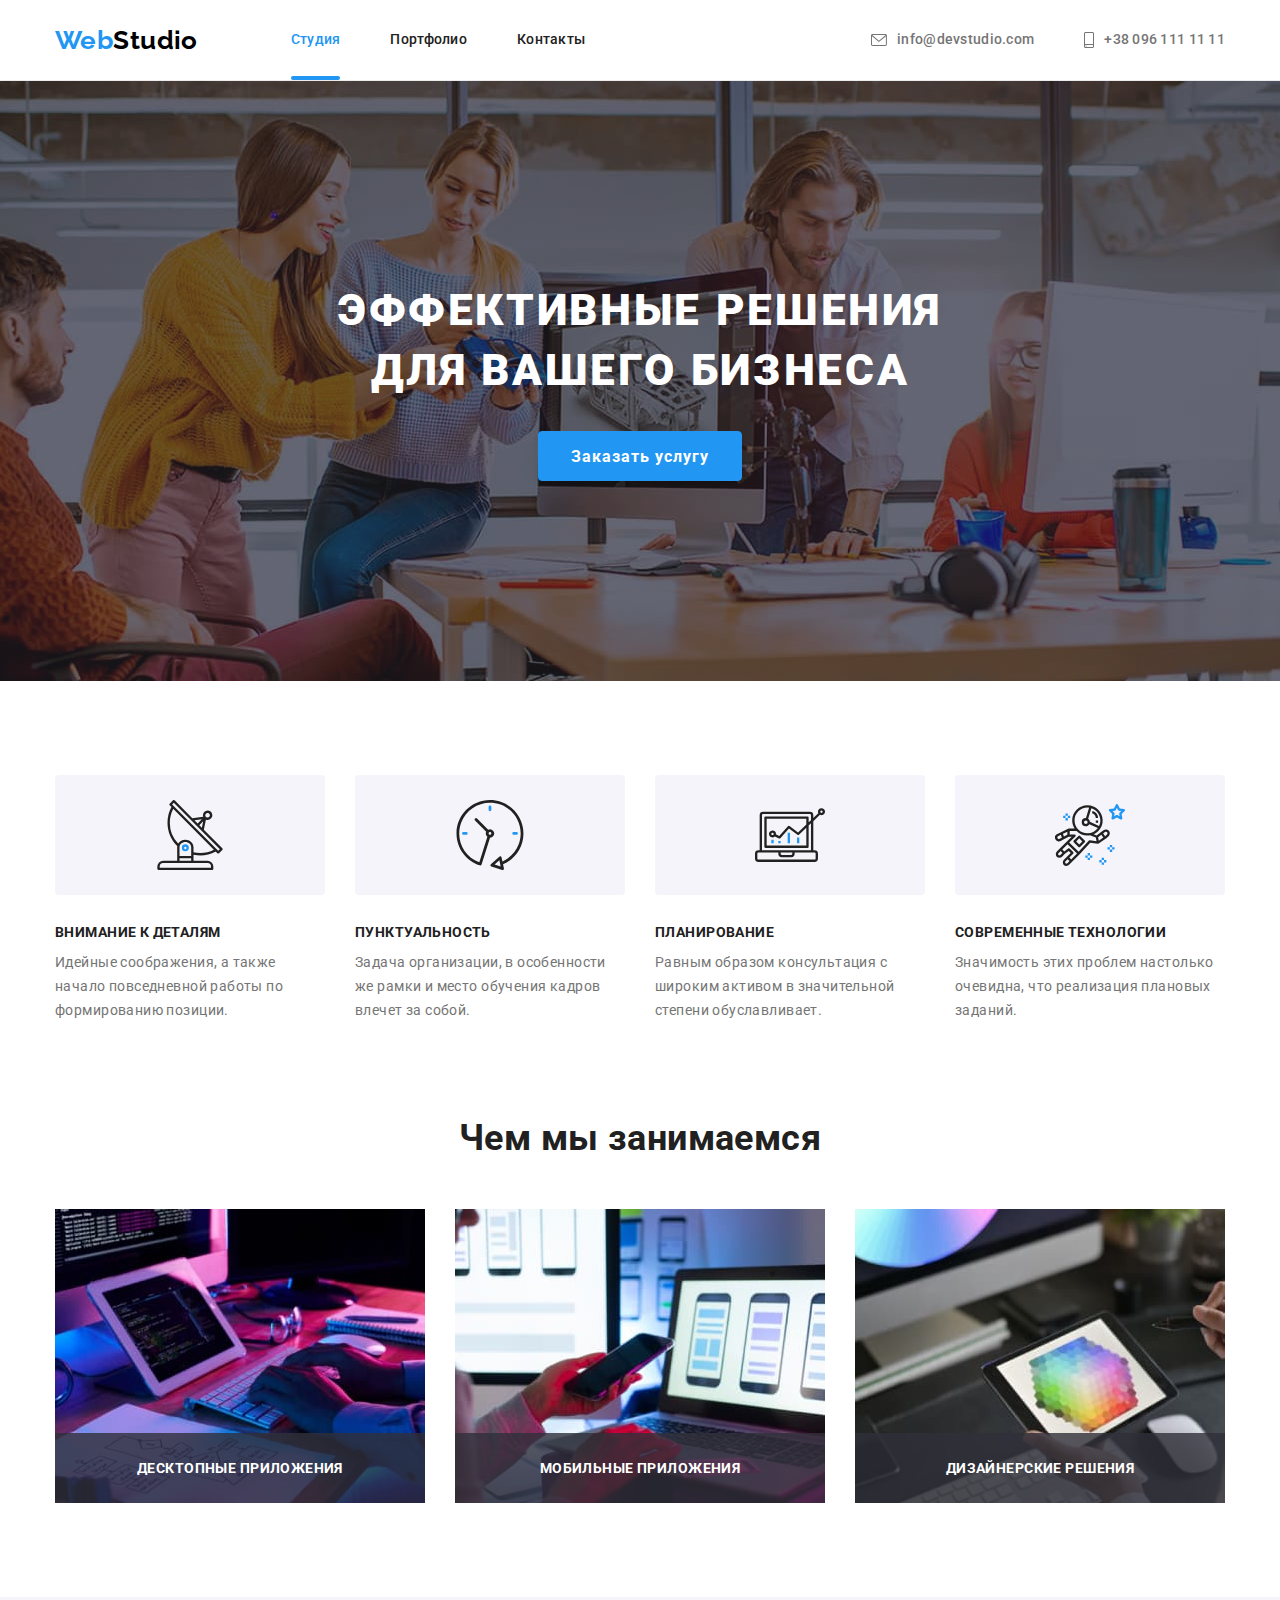
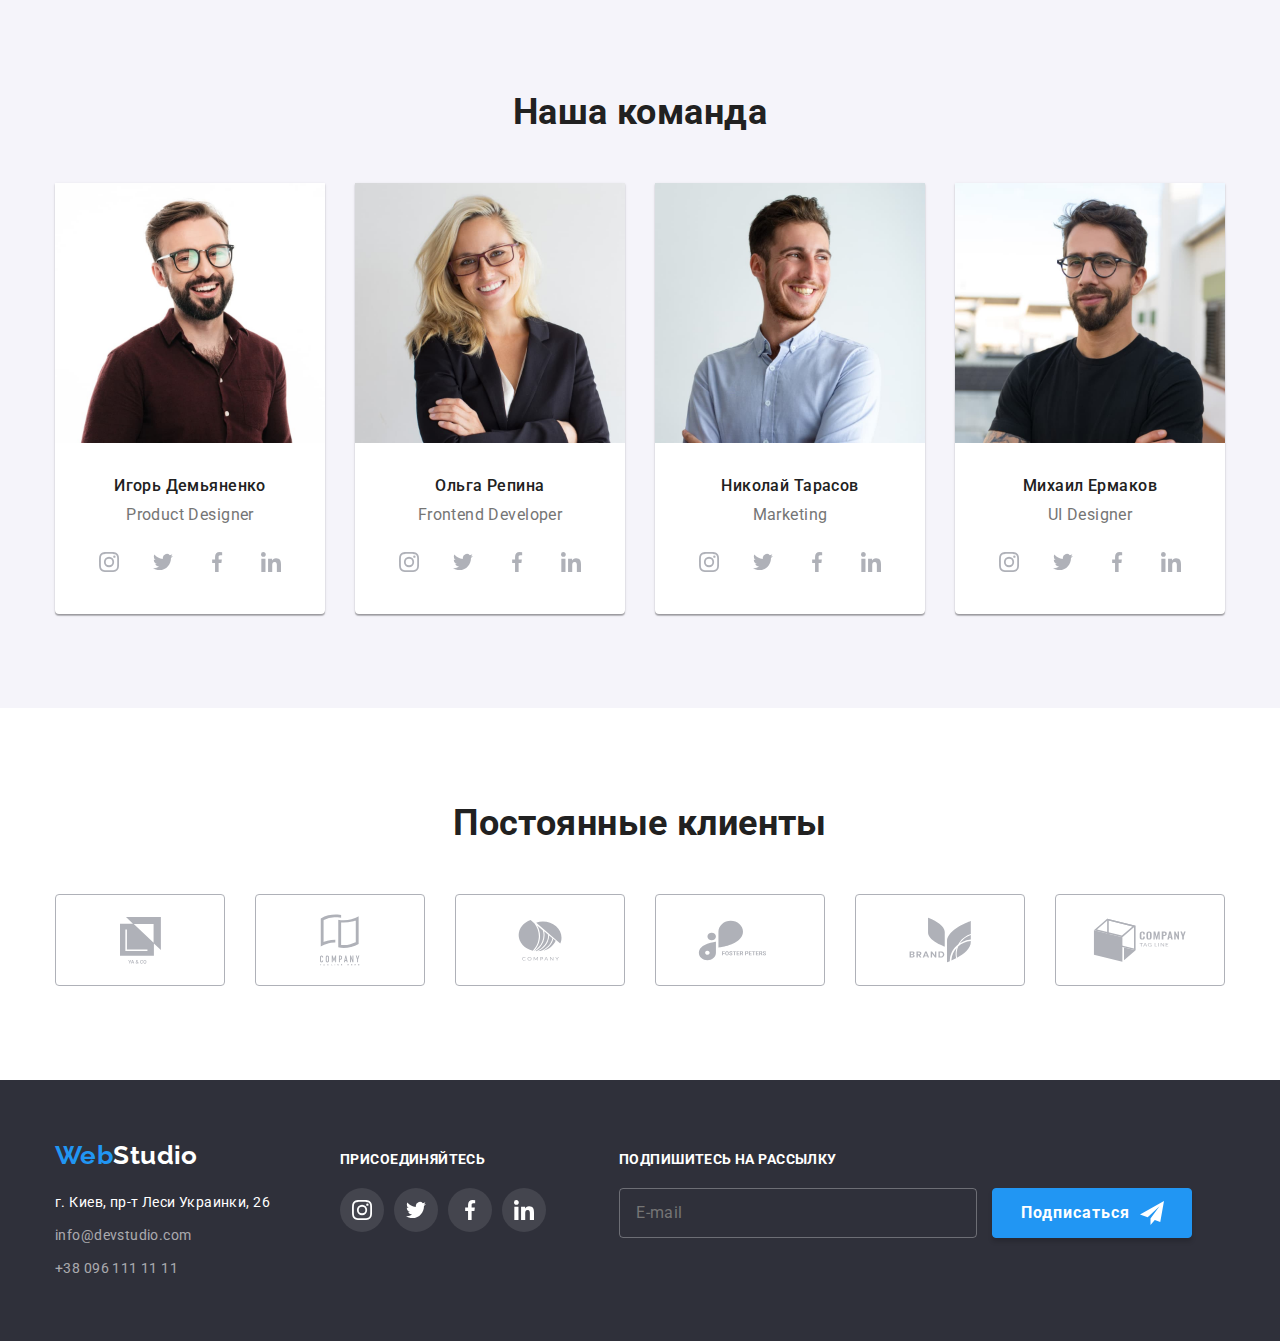
<file: index.html>
<!DOCTYPE html>
<html lang="ru">
  <head>
    <meta charset="UTF-8" />
    <meta http-equiv="X-UA-Compatible" content="IE=edge" />
    <meta name="viewport" content="width=device-width, initial-scale=1.0" />
    <title>WebStudio</title>
    <link rel="preconnect" href="https://fonts.googleapis.com" />
    <link rel="preconnect" href="https://fonts.gstatic.com" crossorigin />
    <link
      href="https://fonts.googleapis.com/css2?family=Raleway:wght@700&family=Roboto:wght@400;500;700;900&display=swap"
      rel="stylesheet"
    />

    <link
      rel="stylesheet"
      href="https://cdnjs.cloudflare.com/ajax/libs/modern-normalize/1.1.0/modern-normalize.min.css"
    />

    <link rel="stylesheet" href="./css/style.css" />
  </head>
  <body>
    <header>
      <div class="container header">
        <a class="logo" href="./index.html"
          >Web<span class="header-logo">Studio</span></a
        >
        <nav>
          <ul class="main-nav">
            <li><a class="activity" href="./index.html">Студия</a></li>
            <li><a href="./portfolio.html">Портфолио</a></li>
            <li><a href="">Контакты</a></li>
          </ul>
        </nav>
        <ul class="nav-address">
          <li>
            <a href="mailto:info@devstudio.com">
              <svg class="nav-address-icon" width="16" height="12">
                <use href="./images/icons.svg#icon-envelope"></use>
              </svg>
              info@devstudio.com</a
            >
          </li>
          <li>
            <a href="tel:+380961111111">
              <svg class="nav-address-icon" width="10" height="16">
                <use href="./images/icons.svg#icon-smartphone"></use>
              </svg>
              +38 096 111 11 11</a
            >
          </li>
        </ul>
      </div>
    </header>
    <main>
      <section class="hero">
        <div class="background">
          <div class="container">
            <h1>Эффективные решения<br />для вашего бизнеса</h1>
            <button data-modal-open class="order" type="button">Заказать услугу</button>
          </div>
        </div>
      </section>
      <section class="section feature">
        <div class="container">
          <h2 class="hide">Особенности</h2>
          <ul class="feature-list">
            <li class="feature-list-item">
              <div class="feature-icon">
                <svg width="70" height="70">
                  <use href="./images/icons.svg#icon-antenna"></use>
                </svg>
              </div>
              <h3 class="title">Внимание к деталям</h3>
              <p>
                Идейные соображения, а также начало повседневной работы по
                формированию позиции.
              </p>
            </li>
            <li class="feature-list-item">
              <div class="feature-icon">
                <svg width="70" height="70">
                  <use href="./images/icons.svg#icon-clock"></use>
                </svg>
              </div>
              <h3 class="title">Пунктуальность</h3>
              <p>
                Задача организации, в особенности же рамки и место обучения
                кадров влечет за собой.
              </p>
            </li>
            <li class="feature-list-item">
              <div class="feature-icon">
                <svg width="70" height="70">
                  <use href="./images/icons.svg#icon-diagram"></use>
                </svg>
              </div>
              <h3 class="title">Планирование</h3>
              <p>
                Равным образом консультация с широким активом в значительной
                степени обуславливает.
              </p>
            </li>
            <li class="feature-list-item">
              <div class="feature-icon">
                <svg width="70" height="70">
                  <use href="./images/icons.svg#icon-astronaut"></use>
                </svg>
              </div>
              <h3 class="title">Современные технологии</h3>
              <p>
                Значимость этих проблем настолько очевидна, что реализация
                плановых заданий.
              </p>
            </li>
          </ul>
        </div>
      </section>
      <section class="section section-works">
        <div class="container container-works">
          <h2 class="title works">Чем мы занимаемся</h2>
          <ul class="list">
            <li class="title-list">
              <img
                src="./images/box-1.jpg"
                alt="Работа на клавиатуре"
                width="370"
              />
              <div class="desckription">
                <p>Десктопные приложения</p>
              </div>
            </li>
            <li class="title-list">
              <img
                src="./images/box-2.jpg"
                alt="Работа со смартфоном"
                width="370"
              />
              <div class="desckription">
                <p>Мобильные приложения</p>
              </div>
            </li>
            <li class="title-list">
              <img
                src="./images/box-3.jpg"
                alt="Работа на планшете"
                width="370"
              />
              <div class="desckription">
                <p>Дизайнерские решения</p>
              </div>
            </li>
          </ul>
        </div>
      </section>
      <section class="section team">
        <div class="container container-works">
          <h2 class="title works">Наша команда</h2>
          <ul class="list">
            <li class="team-list-item">
              <img
                src="./images/Demyanenko.jpg"
                alt="Игорь Демьяненко"
                width="270"
              />
              <div class="team-member">
                <h3 class="title">Игорь Демьяненко</h3>
                <p>Product Designer</p>
                <ul class="social-icon">
                  <li>
                    <a class="social-icon-link" href="">
                      <svg class="social-icon-list" width="20" height="20">
                        <use href="./images/icons.svg#icon-instagram"></use>
                      </svg>
                    </a>
                  </li>
                  <li>
                    <a class="social-icon-link" href="">
                      <svg class="social-icon-list" width="20" height="20">
                        <use href="./images/icons.svg#icon-twitter"></use>
                      </svg>
                    </a>
                  </li>
                  <li>
                    <a class="social-icon-link" href="">
                      <svg class="social-icon-list" width="20" height="20">
                        <use href="./images/icons.svg#icon-facebook"></use>
                      </svg>
                    </a>
                  </li>
                  <li>
                    <a class="social-icon-link" href="">
                      <svg class="social-icon-list" width="20" height="20">
                        <use href="./images/icons.svg#icon-linkedin"></use>
                      </svg>
                    </a>
                  </li>
                </ul>
              </div>
            </li>
            <li class="team-list-item">
              <img src="./images/Repina.jpg" alt="Ольга Репина" width="270" />
              <div class="team-member">
                <h3 class="title">Ольга Репина</h3>
                <p>Frontend Developer</p>
                <ul class="social-icon">
                  <li>
                    <a class="social-icon-link" href="">
                      <svg class="social-icon-list" width="20" height="20">
                        <use href="./images/icons.svg#icon-instagram"></use>
                      </svg>
                    </a>
                  </li>
                  <li>
                    <a class="social-icon-link" href="">
                      <svg class="social-icon-list" width="20" height="20">
                        <use href="./images/icons.svg#icon-twitter"></use>
                      </svg>
                    </a>
                  </li>
                  <li>
                    <a class="social-icon-link" href="">
                      <svg class="social-icon-list" width="20" height="20">
                        <use href="./images/icons.svg#icon-facebook"></use>
                      </svg>
                    </a>
                  </li>
                  <li>
                    <a class="social-icon-link" href="">
                      <svg class="social-icon-list" width="20" height="20">
                        <use href="./images/icons.svg#icon-linkedin"></use>
                      </svg>
                    </a>
                  </li>
                </ul>
              </div>
            </li>
            <li class="team-list-item">
              <img
                src="./images/Tarasov.jpg"
                alt="Николай Тарасов"
                width="270"
              />
              <div class="team-member">
                <h3 class="title">Николай Тарасов</h3>
                <p>Marketing</p>
                <ul class="social-icon">
                  <li>
                    <a class="social-icon-link" href="">
                      <svg class="social-icon-list" width="20" height="20">
                        <use href="./images/icons.svg#icon-instagram"></use>
                      </svg>
                    </a>
                  </li>
                  <li>
                    <a class="social-icon-link" href="">
                      <svg class="social-icon-list" width="20" height="20">
                        <use href="./images/icons.svg#icon-twitter"></use>
                      </svg>
                    </a>
                  </li>
                  <li>
                    <a class="social-icon-link" href="">
                      <svg class="social-icon-list" width="20" height="20">
                        <use href="./images/icons.svg#icon-facebook"></use>
                      </svg>
                    </a>
                  </li>
                  <li>
                    <a class="social-icon-link" href="">
                      <svg class="social-icon-list" width="20" height="20">
                        <use href="./images/icons.svg#icon-linkedin"></use>
                      </svg>
                    </a>
                  </li>
                </ul>
              </div>
            </li>
            <li class="team-list-item">
              <img
                src="./images/Yermakov.jpg"
                alt="Михаил Ермаков"
                width="270"
              />
              <div class="team-member">
                <h3 class="title">Михаил Ермаков</h3>
                <p>UI Designer</p>
                <ul class="social-icon">
                  <li>
                    <a class="social-icon-link" href="">
                      <svg class="social-icon-list" width="20" height="20">
                        <use href="./images/icons.svg#icon-instagram"></use>
                      </svg>
                    </a>
                  </li>
                  <li>
                    <a class="social-icon-link" href="">
                      <svg class="social-icon-list" width="20" height="20">
                        <use href="./images/icons.svg#icon-twitter"></use>
                      </svg>
                    </a>
                  </li>
                  <li>
                    <a class="social-icon-link" href="">
                      <svg class="social-icon-list" width="20" height="20">
                        <use href="./images/icons.svg#icon-facebook"></use>
                      </svg>
                    </a>
                  </li>
                  <li>
                    <a class="social-icon-link" href="">
                      <svg class="social-icon-list" width="20" height="20">
                        <use href="./images/icons.svg#icon-linkedin"></use>
                      </svg>
                    </a>
                  </li>
                </ul>
              </div>
            </li>
          </ul>
        </div>
      </section>
      <section class="section">
        <div class="container">
          <h2 class="title works">Постоянные клиенты</h2>
          <ul class="list clients">
            <li>
              <a class="client-link" href="">
                <svg class="client-list" width="41" height="47">
                  <use href="./images/icons.svg#icon-group1"></use>
                </svg>
              </a>
            </li>
            <li>
              <a class="client-link" href="">
                <svg class="client-list" width="40" height="52">
                  <use href="./images/icons.svg#icon-group2"></use>
                </svg>
              </a>
            </li>
            <li>
              <a class="client-link" href="">
                <svg class="client-list" width="44" height="42">
                  <use href="./images/icons.svg#icon-group3"></use>
                </svg>
              </a>
            </li>
            <li>
              <a class="client-link" href="">
                <svg class="client-list" width="85" height="41">
                  <use href="./images/icons.svg#icon-group4"></use>
                </svg>
              </a>
            </li>
            <li>
              <a class="client-link" href="">
                <svg class="client-list" width="63" height="46">
                  <use href="./images/icons.svg#icon-group5"></use>
                </svg>
              </a>
            </li>
            <li>
              <a class="client-link" href="">
                <svg class="client-list" width="94" height="44">
                  <use href="./images/icons.svg#icon-group6"></use>
                </svg>
              </a>
            </li>
          </ul>
        </div>
      </section>
      <div data-modal class="backdrop is-hidden">
        <div class="modal">
          <button data-modal-close class="button-close">
          <svg class="icon-close" width="18" height="18">
            <use href="./images/icons.svg#icon-close"></use>
          </svg>
          </button>
          <form class="form-modal">
            <h2>Оставьте свои данные, мы вам перезвоним</h2>
            <div class="form-box">
              <label class="label">
                Имя
                <input class="input-date" type="text" name="text" required>
                <svg class="svg-modal" height="18" width="18">
                  <use href="./images/icons.svg#icon-person"></use>
                </svg>
              </label>
            </div>
            <div class="form-box">
              <label class="label">
                Телефон
                <input class="input-date" type="tel" name="tel" required>
                <svg class="svg-modal" height="18" width="18">
                  <use href="./images/icons.svg#icon-phone"></use>
                </svg>
              </label>
            </div>
            <div class="form-box">
              <label class="label">
                Почта
                <input class="input-date" type="mail" name="mail">
                <svg class="svg-modal" height="18" width="18">
                  <use href="./images/icons.svg#icon-email"></use>
                </svg>
              </label>
            </div>
            <label class="label">
              Комментарий
              <textarea class="input-date" name="komments" placeholder="Введите текст"></textarea>
            </label>
            <div class="form-box">
              <label class="label form-checkbox">
                <input class="approval-box" type="checkbox" name="approval">
                <span class="custum-checkbox"></span>
                <span>Соглашаюсь с рассылкой и принимаю <a class="contract" href="" title="Ознакомится с текстом договора">Условия договора</a></span>
              </label>
            </div>
            <button type="submit" class="order form-button">Отправить</button>
          </form>
        </div>
      </div>
    </main>
    <footer>
      <div class="container footer">
        <div class="contacts">
          <a class="logo" href="./index.html"
            >Web<span class="footer-logo">Studio</span></a
          >
          <address class="footer-address">
            <p class="address">г. Киев, пр-т Леси Украинки, 26</p>
            <ul class="footer-address">
              <li>
                <a href="mailto:info@devstudio.com">info@devstudio.com</a>
              </li>
              <li><a href="tel:+380961111111">+38 096 111 11 11</a></li>
            </ul>
          </address>
        </div>
        <div class="invitation">
          <h2>присоединяйтесь</h2>
          <ul class="social-icon">
            <li>
              <a class="social-icon-link invitation-icon" href="">
                <svg class="social-icon-list" width="20" height="20">
                  <use href="./images/icons.svg#icon-instagram"></use>
                </svg>
              </a>
            </li>
            <li>
              <a class="social-icon-link invitation-icon" href="">
                <svg class="social-icon-list" width="20" height="20">
                  <use href="./images/icons.svg#icon-twitter"></use>
                </svg>
              </a>
            </li>
            <li>
              <a class="social-icon-link invitation-icon" href="">
                <svg class="social-icon-list" width="20" height="20">
                  <use href="./images/icons.svg#icon-facebook"></use>
                </svg>
              </a>
            </li>
            <li>
              <a class="social-icon-link invitation-icon" href="">
                <svg class="social-icon-list" width="20" height="20">
                  <use href="./images/icons.svg#icon-linkedin"></use>
                </svg>
              </a>
            </li>
          </ul>
        </div>
        <form class="subscription">
          <h2>Подпишитесь на рассылку</h2>
          <label>
            <input class="subscription-input" type="mail" name="E-mail" placeholder="E-mail" required>
          </label>
          <button class="order subscription-button" type="submit">Подписаться
            <svg class="icon-send" height="24" width="24">
            <use href="./images/icons.svg#icon-send"></use> 
            </svg>
          </button>
        </form>
      </div>
    </footer>
    <script src="./modal.js"></script>
  </body>
</html>
</file>
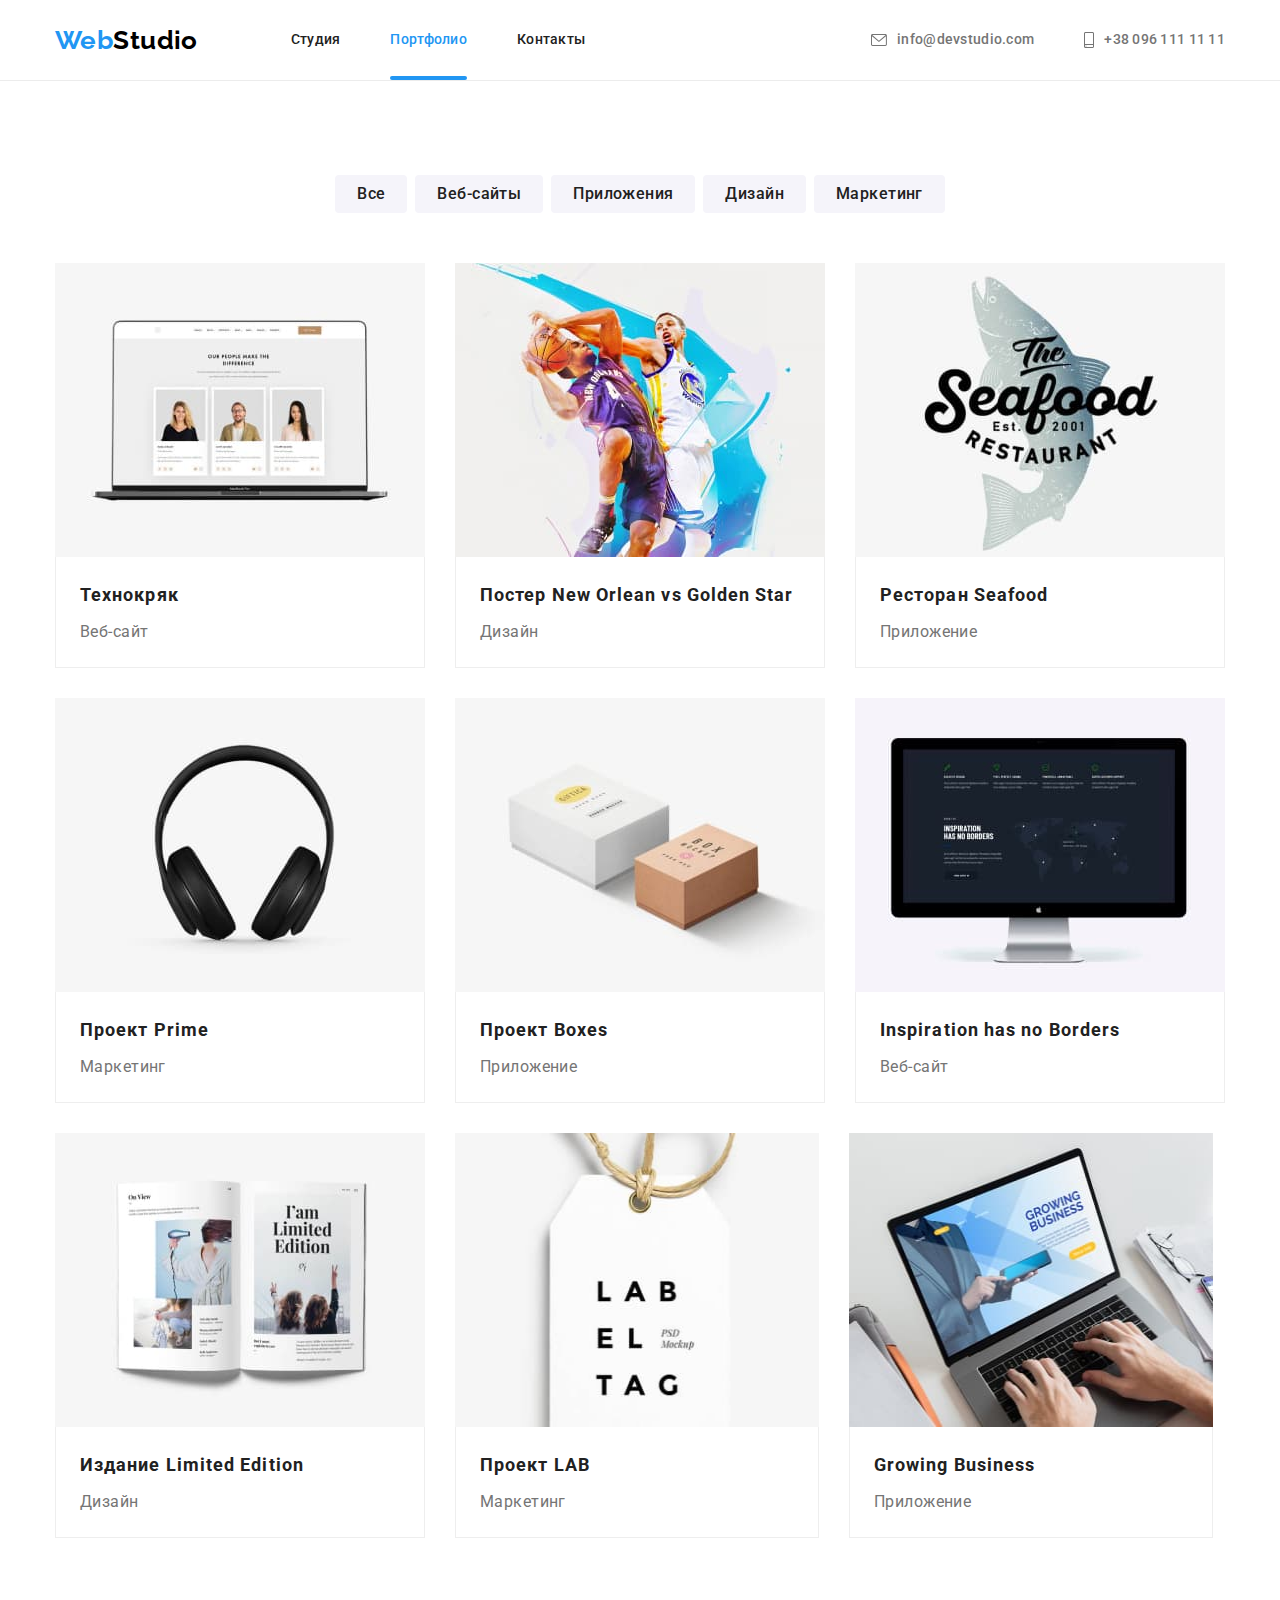
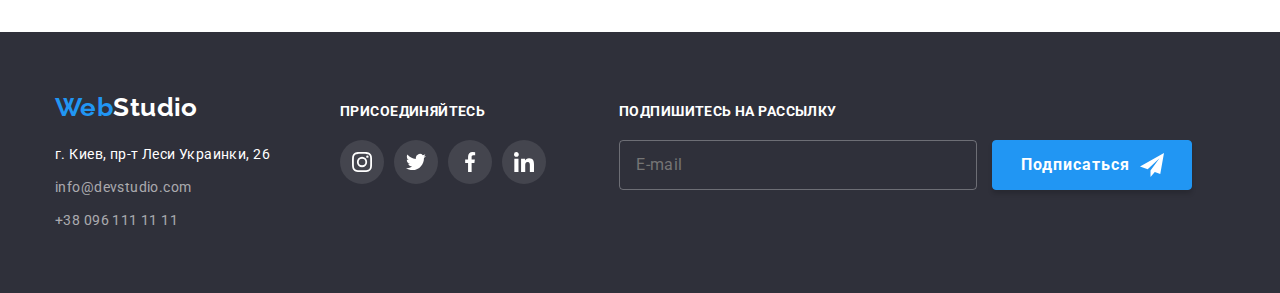
<file: portfolio.html>
<!DOCTYPE html>
<html lang="ru">
  <head>
    <meta charset="UTF-8" />
    <meta http-equiv="X-UA-Compatible" content="IE=edge" />
    <meta name="viewport" content="width=device-width, initial-scale=1.0" />
    <title>WebStudio</title>
    <link rel="preconnect" href="https://fonts.googleapis.com" />
    <link rel="preconnect" href="https://fonts.gstatic.com" crossorigin />
    <link
      href="https://fonts.googleapis.com/css2?family=Raleway:wght@700&family=Roboto:wght@400;500;700;900&display=swap"
      rel="stylesheet"
    />
    <link
      rel="stylesheet"
      href="https://cdnjs.cloudflare.com/ajax/libs/modern-normalize/1.1.0/modern-normalize.min.css"
    />
    <link rel="stylesheet" href="./css/style.css" />
  </head>

  <body>
    <header>
      <div class="container header">
        <a class="logo" href="./index.html"
          >Web<span class="header-logo">Studio</span></a
        >
        <nav>
          <ul class="main-nav">
            <li><a href="./index.html">Студия</a></li>
            <li><a class="activity" href="./portfolio.html">Портфолио</a></li>
            <li><a href="">Контакты</a></li>
          </ul>
        </nav>
        <ul class="nav-address">
          <li>
            <a href="mailto:info@devstudio.com">
              <svg class="nav-address-icon" width="16" height="12">
                <use href="./images/icons.svg#icon-envelope"></use>
              </svg>
              info@devstudio.com</a
            >
          </li>
          <li>
            <a href="tel:+380961111111">
              <svg class="nav-address-icon" width="10" height="16">
                <use href="./images/icons.svg#icon-smartphone"></use>
              </svg>
              +38 096 111 11 11</a
            >
          </li>
        </ul>
      </div>
    </header>
    <main>
      <section class="section examples">
        <div class="container">
          <h1 class="hide">Примеры работ</h1>
          <ul class="list examples-button">
            <li class="examples-list">
              <button class="button" type="button">Все</button>
            </li>
            <li class="examples-list">
              <button class="button" type="button">Веб-сайты</button>
            </li>
            <li class="examples-list">
              <button class="button" type="button">Приложения</button>
            </li>
            <li class="examples-list">
              <button class="button" type="button">Дизайн</button>
            </li>
            <li class="examples-list">
              <button class="button" type="button">Маркетинг</button>
            </li>
          </ul>
          <ul class="list portfolio">
            <li class="portfolio-list">
              <a class="portfolio-list-box">
                <div class="card">
                  <img
                  src="./images/img-1.jpg"
                  alt="Ноутбук с командой"
                  width="370"
                  height="294"
                  />
                  <div class="portfolio-list-description">
                    <p>Ресурс предлагает комплексные предложения с разным уровнем функционала и сервисов. Все это позволит посетителю получить исчерпывающие сведения о компании или частном лице.</p>
                  </div>
                </div>
                <div class="border-box">
                  <h2 class="title">Технокряк</h2>
                  <p>Веб-сайт</p>
                </div>
              </a>
            </li>
            <li class="portfolio-list">
              <a class="portfolio-list-box">
                <div class="card">
                  <img
                    src="./images/img-2.jpg"
                    alt="Два баскетболиста с мячём"
                    width="370"
                    height="294"
                  />
                  <div class="portfolio-list-description">
                    <p>Ресурс предлагает комплексные предложения с разным уровнем функционала и сервисов. Все это позволит посетителю получить исчерпывающие сведения о компании или частном лице.</p>
                  </div>
                </div>
                <div class="border-box">
                  <h2 class="title">Постер New Orlean vs Golden Star</h2>
                  <p>Дизайн</p>
                </div>
              </a>
            </li>
            <li class="portfolio-list">
              <a class="portfolio-list-box">
                <div class="card">
                  <img
                    src="./images/img-3.jpg"
                    alt="Логотип рыбного ресторана"
                    width="370"
                    height="294"
                  />
                  <div class="portfolio-list-description">
                    <p>Ресурс предлагает комплексные предложения с разным уровнем функционала и сервисов. Все это позволит посетителю получить исчерпывающие сведения о компании или частном лице.</p>
                  </div>
                </div>
                  <div class="border-box">
                    <h2 class="title">Ресторан Seafood</h2>
                    <p>Приложение</p>
                  </div>
              </a>
            </li>
            <li class="portfolio-list">
              <a class="portfolio-list-box">
                <div class="card">
                  <img
                    src="./images/img-4.jpg"
                    alt="Наушники"
                    width="370"
                    height="294"
                  />
                  <div class="portfolio-list-description">
                    <p>Ресурс предлагает комплексные предложения с разным уровнем функционала и сервисов. Все это позволит посетителю получить исчерпывающие сведения о компании или частном лице.</p>
                  </div>
                  </div>
                  <div class="border-box">
                    <h2 class="title">Проект Prime</h2>
                    <p>Маркетинг</p>
                  </div>
              </a>
            </li>
            <li class="portfolio-list">
              <a class="portfolio-list-box">
                <div class="card">
                  <img
                    src="./images/img-5.jpg"
                    alt="Две коробки"
                    width="370"
                    height="294"
                  />
                  <div class="portfolio-list-description">
                    <p>Ресурс предлагает комплексные предложения с разным уровнем функционала и сервисов. Все это позволит посетителю получить исчерпывающие сведения о компании или частном лице.</p>
                  </div>
                  </div>
                  <div class="border-box">
                    <h2 class="title">Проект Boxes</h2>
                    <p>Приложение</p>
                  </div>
              </a>
            </li>
            <li class="portfolio-list">
              <a class="portfolio-list-box">
                  <div class="card">
                  <img
                    src="./images/img-6.jpg"
                    alt="Монитор с веб-сайтом"
                    width="370"
                    height="294"
                  />
                  <div class="portfolio-list-description">
                    <p>Ресурс предлагает комплексные предложения с разным уровнем функционала и сервисов. Все это позволит посетителю получить исчерпывающие сведения о компании или частном лице.</p>
                  </div>
                  </div>
                  <div class="border-box">
                    <h2 class="title">Inspiration has no Borders</h2>
                    <p>Веб-сайт</p>
                  </div>
              </a>
            </li>
            <li class="portfolio-list">
              <a class="portfolio-list-box">
                <div class="card">
                  <img
                    src="./images/img-7.jpg"
                    alt="Развернутый журнал"
                    width="370"
                    height="294"
                  />
                  <div class="portfolio-list-description">
                    <p>Ресурс предлагает комплексные предложения с разным уровнем функционала и сервисов. Все это позволит посетителю получить исчерпывающие сведения о компании или частном лице.</p>
                  </div>
                  </div>
                  <div class="border-box">
                    <h2 class="title">Издание Limited Edition</h2>
                    <p>Дизайн</p>
                  </div>
              </a>
            </li>
            <li class="portfolio-list">
              <a class="portfolio-list-box">
                <div class="card">
                  <img
                    src="./images/img-8.jpg"
                    alt="Белая лейба"
                    width="364"
                    height="294"
                  />
                  <div class="portfolio-list-description">
                    <p>Ресурс предлагает комплексные предложения с разным уровнем функционала и сервисов. Все это позволит посетителю получить исчерпывающие сведения о компании или частном лице.</p>
                  </div>
                  </div>
                  <div class="border-box">
                    <h2 class="title">Проект LAB</h2>
                    <p>Маркетинг</p>
                  </div>
              </a>
            </li>
            <li class="portfolio-list">
              <a class="portfolio-list-box">
                <div class="card">
                  <img
                    src="./images/img-9.jpg"
                    alt="Ноутбук с приложением"
                    width="364"
                    height="294"
                  />
                  <div class="portfolio-list-description">
                    <p>Ресурс предлагает комплексные предложения с разным уровнем функционала и сервисов. Все это позволит посетителю получить исчерпывающие сведения о компании или частном лице.</p>
                  </div>
                  </div>
                  <div class="border-box">
                    <h2 class="title">Growing Business</h2>
                    <p>Приложение</p>
                  </div>
              </a>
            </li>
          </ul>
        </div>
      </section>
    </main>
    <footer>
      <div class="container footer">
        <div class="contacts">
          <a class="logo" href="./index.html"
            >Web<span class="footer-logo">Studio</span></a
          >
          <address class="footer-address">
            <p class="address">г. Киев, пр-т Леси Украинки, 26</p>
            <ul class="footer-address">
              <li>
                <a href="mailto:info@devstudio.com">info@devstudio.com</a>
              </li>
              <li><a href="tel:+380961111111">+38 096 111 11 11</a></li>
            </ul>
          </address>
        </div>
        <div class="invitation">
          <h2>присоединяйтесь</h2>
          <ul class="social-icon">
            <li>
              <a class="social-icon-link invitation-icon" href="">
                <svg class="social-icon-list" width="20" height="20">
                  <use href="./images/icons.svg#icon-instagram"></use>
                </svg>
              </a>
            </li>
            <li>
              <a class="social-icon-link invitation-icon" href="">
                <svg class="social-icon-list" width="20" height="20">
                  <use href="./images/icons.svg#icon-twitter"></use>
                </svg>
              </a>
            </li>
            <li>
              <a class="social-icon-link invitation-icon" href="">
                <svg class="social-icon-list" width="20" height="20">
                  <use href="./images/icons.svg#icon-facebook"></use>
                </svg>
              </a>
            </li>
            <li>
              <a class="social-icon-link invitation-icon" href="">
                <svg class="social-icon-list" width="20" height="20">
                  <use href="./images/icons.svg#icon-linkedin"></use>
                </svg>
              </a>
            </li>
          </ul>
        </div>
        <form class="subscription">
          <h2>Подпишитесь на рассылку</h2>
          <label>
            <input class="subscription-input" type="mail" name="E-mail" placeholder="E-mail" required>
          </label>
          <button class="order subscription-button" type="submit">Подписаться
            <svg class="icon-send" height="24" width="24">
            <use href="./images/icons.svg#icon-send"></use> 
            </svg>
          </button>
        </form>
      </div>
    </footer>
  </body>
</html>
</file>
<file: css/style.css>
:root {
  --main-text-color: #757575;
  --main-title-text-color: #212121;
  --accent-text-color: #2196f3;
  --adress-text-color: rgba(255, 255, 255, 0.6);
  --additional-text-color: #ffffff;
  --hero-background-color: #2f303a;
  --main-background-color: #ffffff;
  --button-hover: #188ce8;
  --header-logo-color: #000000;
  --button-background: #f5f4fa;
  --header-border: #ececec;
  --icon-color: #afb1b8;
  --background-card-color: rgba(33, 150, 243, 0.9);
  --time-animation: 250ms;
  --time-function: cubic-bezier(0.4, 0, 0.2, 1);
  --subscription-input-color: rgba(255, 255, 255, 0.3);
}

body {
  color: var(--main-text-color);
  background-color: var(--main-background-color);
  font-family: "Roboto", sans-serif;
  font-weight: 400;
  font-size: 14px;
  letter-spacing: 0.03em;
}
a {
  text-decoration: none;
}
li {
  list-style-type: none;
}
.container {
  width: 1200px;
  padding: 0 15px;
  margin-left: auto;
  margin-right: auto;
}
section + section {
  padding-top: 94px;
  padding-bottom: 94px;
}
/* Стили хедера */
header {
  border-bottom: 1px solid var(--header-border);
}
.header {
  display: flex;
  align-items: center;
}
.logo {
  color: var(--accent-text-color);
  font-family: "Raleway", sans-serif;
  font-weight: 700;
  font-size: 26px;
  line-height: 1.19;
}
.header > .logo {
  margin-right: 93px;
}
.header-logo {
  color: var(--header-logo-color);
}
.main-nav,
.nav-address {
  display: flex;
  margin-top: 0;
  margin-bottom: 0;
  padding-left: 0;
}
.nav-address {
  margin-left: auto;
}
.main-nav li,
.nav-address li {
  margin-right: 50px;
}
.main-nav li:last-child,
.nav-address li:last-child {
  margin-right: 0;
}
.main-nav a {
  display: block;
  padding-top: 32px;
  padding-bottom: 32px;

  color: var(--main-title-text-color);
  font-weight: 500;
  font-size: 14px;
  line-height: 1.14;
  letter-spacing: 0.02em;
}
.main-nav .activity {
  color: var(--accent-text-color);
}
.activity {
  position: relative;
}
.activity::after {
  content: "";
  position: absolute;
  bottom: 0;
  left: 0;
  height: 4px;
  width: 100%;
  border-radius: 2px;

  background-color: var(--accent-text-color);
}
.main-nav a:hover,
.main-nav a:focus,
.nav-address a:focus,
.nav-address a:hover,
.footer-address a:focus,
.footer-address a:hover {
  color: var(--accent-text-color);
}
.main-nav a,
.nav-address a,
.footer-address a {
  transition: color var(--time-animation) var(--time-function);
}
.nav-address-icon {
  margin-right: 10px;

  fill: currentColor;

  transition: fill var(--time-animation) var(--time-function);
}
.nav-address-icon:hover,
.nav-address-icon:focus {
  fill: var(--accent-text-color);
}
.nav-address a {
  display: flex;
  align-items: center;

  color: var(--main-text-color);
  font-weight: 500;
  font-size: 14px;
  line-height: 1.14;
  letter-spacing: 0.02em;
}
/* Стили Студии */

.hero {
  text-align: center;
  background-color: var(--hero-background-color);
  color: var(--additional-text-color);
}
.background {
  height: 600px;
  max-width: 1600px;
  margin-right: auto;
  margin-left: auto;
  padding-top: 200px;
  padding-bottom: 200px;

  background-image: linear-gradient(
      to right,
      rgba(47, 48, 58, 0.4),
      rgba(47, 48, 58, 0.4)
    ),
    url(../images/Bg-image-main.jpg);
  background-size: cover;
  background-repeat: no-repeat;
  background-position: center;
}
.hero h1 {
  margin-top: 0;
  margin-bottom: 30px;

  font-weight: 900;
  font-size: 44px;
  line-height: 1.36;
  line-height: 1.36;
  letter-spacing: 0.06em;
  text-transform: uppercase;
}
.order {
  height: 50px;
  padding: 10px 32px;

  border: 1px solid var(--accent-text-color);
  border-radius: 4px;

  cursor: pointer;

  color: var(--additional-text-color);
  background-color: var(--accent-text-color);
  font-family: inherit;
  font-weight: 700;
  font-size: 16px;
  line-height: 1.88;
  letter-spacing: 0.06em;
  text-align: center;
  box-shadow: 0px 4px 4px 0px #00000026;

  transition: background-color var(--time-animation) var(--time-function),
    border-color var(--time-animation) var(--time-function);
}
.order:hover,
.order:focus {
  border-color: transparent;
  background-color: var(--button-hover);
}
.section .title {
  margin-top: 0;
  margin-bottom: 10px;

  color: var(--main-title-text-color);
}
.hide {
  /* Удаляем элемент из потока документа */
  position: absolute;
  /* Временное решение для неверно произносимого, размазанного текста */
  white-space: nowrap;
  /* Устанавливаем минимально возможный размер (некоторые скринридеры игнорируют элементы с нулевой высотой и шириной) */
  width: 1px;
  height: 1px;
  /* Скрываем вылезающий за границы контент */
  overflow: hidden;
  /* Сбрасываем любые свойства, которые могут повлиять на размер элемента */
  border: 0;
  padding: 0;
  /* Вырезаем ту часть контента, которая должна отображаться. */
  /* Устаревшее свойство clip для старых браузеров */
  clip: rect(0 0 0 0);
  /* clip-path для новых браузеров. inset(50%) определяет область вставки, которая позволит контенту исчезнуть.  */
  clip-path: inset(50%);
  /* Похоже, никто до конца не понимает, почему тут margin: -1px. Кроме того, это приводит к проблемам (читай: https://github.com/h5bp/html5-boilerplate/issues/1985). */
  margin: -1px;
}
.feature-list {
  display: flex;
  margin-bottom: 0;
  margin-top: 0;
  padding-left: 0;
}
.feature-icon {
  display: flex;
  width: 270px;
  height: 120px;
  margin-bottom: 30px;
  border-radius: 4px;

  justify-content: center;
  align-items: center;

  background-color: var(--button-background);
}
.feature-list-item,
.team-list-item {
  flex-basis: calc((100% -90px) / 4);
  margin-right: 30px;
}
.feature-list-item:last-child,
.team-list-item:last-child,
.title-list:last-child {
  margin-right: 0;
}
.team-list-item {
  border-radius: 0px 0px 4px 4px;
  box-shadow: 0px 1px 3px rgba(0, 0, 0, 0.12), 0px 1px 1px rgba(0, 0, 0, 0.14),
    0px 2px 1px rgba(0, 0, 0, 0.2);
}
.feature .title {
  font-weight: 700;
  font-size: 14px;
  line-height: 1.14;
  text-transform: uppercase;
}
.feature p {
  margin-top: 0;
  margin-bottom: 0;
  line-height: 1.71;
}
.team {
  background-color: var(--button-background);
}
.team-list-item {
  background-color: var(--main-background-color);
}
.section-works {
  padding-top: 0;
}
.title.works {
  margin-bottom: 50px;

  text-align: center;

  font-size: 36px;
  line-height: 1.17;
}
.team-member {
  padding-bottom: 30px;
  padding-top: 30px;
}
.team h3 {
  text-align: center;

  font-weight: 500;
  font-size: 16px;
  line-height: 1.19;
}
.team p {
  margin-top: 0;
  margin-bottom: 16px;

  text-align: center;

  font-size: 16px;
  line-height: 1.19;
}
.list {
  display: flex;

  margin-top: 0;
  margin-bottom: 0;
  padding-left: 0;
}
.title-list img {
  display: block;
}
.title-list {
  position: relative;

  flex-basis: calc((100% -60px) / 3);
  margin-right: 30px;
}
.desckription {
  position: absolute;
  bottom: 0;
  left: 0;
  display: flex;


  width: 100%;
  height: 70px;

  justify-content: center;
  align-items: center;

  background: rgba(47, 48, 58, 0.8);
  font-weight: 700;
  text-transform: uppercase;
  color: var(--additional-text-color);
}
.social-icon {
  display: flex;
  padding: 0;

  margin-bottom: 0;
  margin-top: 0;

  justify-content: center;
}
.social-icon-link {
  display: flex;
  width: 44px;
  height: 44px;
  border-radius: 50%;

  justify-content: center;
  align-items: center;

  transition: background-color var(--time-animation) var(--time-function);
}
.social-icon li + li {
  margin-left: 10px;
}
.social-icon-list {
  fill: var(--icon-color);

  transition: fill var(--time-animation) var(--time-function);
}
.social-icon-link:hover,
.social-icon-link:focus {
  background-color: var(--accent-text-color);
}
.social-icon-link:hover .social-icon-list,
.social-icon-link:focus .social-icon-list {
  fill: var(--additional-text-color);
}
.clients {
  justify-content: center;
}
.client-link {
  display: flex;
  width: 170px;
  height: 92px;
  border: 1px solid var(--icon-color);
  border-radius: 4px;

  justify-content: center;
  align-items: center;

  transition: border-color var(--time-animation) var(--time-function),
    box-shadow var(--time-animation) var(--time-function);
}
.clients li + li {
  margin-left: 30px;
}
.client-list {
  display: flex;

  justify-content: center;

  fill: var(--icon-color);

  transition: fill var(--time-animation) var(--time-function);
}
.client-link:hover,
.client-link:focus {
  border-color: var(--accent-text-color);
  box-shadow: 0px 4px 4px rgba(0, 0, 0, 0.25);
}
.client-link:hover .client-list,
.client-link:focus .client-list {
  fill: var(--accent-text-color);
}

/* Стили футера */
footer {
  padding-top: 60px;
  padding-bottom: 60px;

  background-color: var(--hero-background-color);
}
.footer-logo {
  color: var(--additional-text-color);
}
.address {
  margin-top: 20px;
  margin-bottom: 0;

  color: var(--additional-text-color);
  font-style: normal;
  line-height: 1.71;
}
.footer-address a {
  color: var(--adress-text-color);
  font-style: normal;
  line-height: 1.71;
}
.footer-address li {
  margin-top: 9px;
}
.footer-address {
  margin-top: 0;
  margin-bottom: 0;
  padding-left: 0;
}
.footer {
  display: flex;
}
.contacts {
  margin-right: 70px;
}
.invitation h2,
.subscription h2  {
  margin-bottom: 20px;

  font-weight: 700;
  font-size: 14px;
  line-height: 1.14;
  letter-spacing: 0.03em;
  text-transform: uppercase;
  color: var(--additional-text-color);
}
.invitation-list {
  margin-right: 10px;
}
.invitation .list li:last-child {
  margin-right: 0;
}
.invitation-icon {
  background-color: rgba(255, 255, 255, 0.1);
}
.invitation-icon .social-icon-list {
  fill: var(--additional-text-color);
}
.subscription {
  margin-left: 73px;
}
.subscription-button {
  display: inline-flex;
  align-items: center;
  justify-content: center;

  width: 200px;
  padding-left: 0;
  padding-right: 0;
  box-shadow: 0px 4px 4px rgba(0, 0, 0, 0.15);
}
/* box-shadow: (0px 4px 4px rgba(0, 0, 0, 0.15)); */

.subscription-input {
  width: 358px;
  height: 50px;
  margin-right: 12px;
  padding: 15px 16px;
  border: 1px solid var(--subscription-input-color);
  border-radius: 4px;
  font-size: 16px;
  line-height: 1.25;
  letter-spacing: 0.03em;
  background-color: inherit;
  color: var(--adress-text-color);
  outline: none;

}
.icon-send {
  margin-left: 10px;
  fill: var(--additional-text-color);
}


/* Стили Портфолио */
.section.examples {
  padding-top: 94px;
  padding-bottom: 94px;
}
.examples-button {
  margin-bottom: 50px;

  justify-content: center;
}
.examples-list {
  margin-right: 8px;
}
.examples-list:last-child {
  margin-right: 0;
}
.button {
  padding: 6px 22px;
  border: none;
  border-radius: 4px;

  cursor: pointer;
  text-align: center;

  font-family: inherit;
  font-weight: 500;
  font-size: 16px;
  line-height: 1.62;
  letter-spacing: inherit;
  color: var(--main-title-text-color);
  background-color: var(--button-background);

  transition: color var(--time-animation) var(--time-function),
    background-color var(--time-animation) var(--time-function),
    box-shadow var(--time-animation) var(--time-function);
}
.button:focus,
.button:hover {
  color: var(--additional-text-color);
  background-color: var(--accent-text-color);
  box-shadow: 0px 3px 1px rgba(0, 0, 0, 0.1), 0px 1px 2px rgba(0, 0, 0, 0.08),
    0px 2px 2px rgba(0, 0, 0, 0.12);
}
.portfolio {
  flex-wrap: wrap;
}
.portfolio-list {
  margin-right: 30px;
  margin-bottom: 30px;
}
.portfolio-list:nth-child(3n) {
  margin-right: 0;
}
.portfolio-list:nth-last-child(-n + 3) {
  margin-bottom: 0;
}
.examples .title {
  margin-bottom: 4px;

  font-size: 18px;
  line-height: 2;
  letter-spacing: 0.06em;
}
.border-box p {
  margin-top: 0;
  margin-bottom: 0;

  font-size: 16px;
  line-height: 1.88;
}
.card {
  position: relative;
  overflow: hidden;
}
.portfolio-list img {
  display: block;
}
.portfolio-list-description {
  position: absolute;
  bottom: 0;
  left: 0;
  width: 100%;
  height: 100%;

  padding: 63px 24px;

  background-color: var(--background-card-color);
  font-size: 18px;
  line-height: 1.56;
  color: var(--additional-text-color);
  
  transform: translateY(100%);

  transition: transform var(--time-animation) var(--time-function);

}
.portfolio-list-description p{
  margin: 0;
}
.border-box {
  display: block;
  padding: 20px 24px;
  border: 1px solid #eeeeee;
  border-top: transparent;
}
.portfolio-list-box {
  display: block;
  /* border: 1px solid #EEEEEE; */
  max-width: 370px;

  transition: border-top var(--time-animation) var(--time-function),
    box-shadow var(--time-animation) var(--time-function);
}
.portfolio-list-box:hover,
.portfolio-list-box:focus {
  border-top: #eeeeee;
  box-shadow: 0px 1px 1px rgba(0, 0, 0, 0.12), 0px 4px 4px rgba(0, 0, 0, 0.06),
    1px 4px 6px rgba(0, 0, 0, 0.16);
}
.portfolio-list-box:hover .portfolio-list-description,
.portfolio-list-box:focus .portfolio-list-description {
  transform: translateY(0);
}

/* Модальне вікно */

.backdrop {
  position: fixed;
  top: 0;
  left: 0;
  width: 100%;
  height: 100%;
 
  background: rgba(0, 0, 0, 0.2);

  opacity: 1;
  transition: opacity var(--time-animation) var(--time-function);
  
}
.backdrop.is-hidden {
  pointer-events: none;
  opacity: 0;

}
.backdrop.is-hidden .modal {
  top: 50%;
  left: 50%;
  transform: translate(-50%, -50%) scale(0.5);
}
.modal {
  position: absolute;
  top: 50%;
  left: 50%;
  transform: translate(-50%, -50%) scale(1);

  width: 528px;
  height: 581px;
  border-radius: 4px;
  background-color: var(--additional-text-color);
  font-size: 12px;
  box-shadow: 0px 1px 3px rgba(0, 0, 0, 0.12), 0px 1px 1px rgba(0, 0, 0, 0.14), 0px 2px 1px rgba(0, 0, 0, 0.2);
  transition: transform var(--time-animation) var(--time-function);
}
.button-close {
  position: absolute;
  top: 8px;
  right: 8px;
  display: flex;
  justify-content: center;
  align-items: center;
  width: 30px;
  height: 30px;
  padding: 0;
  border: 0;

  cursor: pointer;

  border: 1px solid rgba(0, 0, 0, 0.1);
  border-radius: 50%;
  background-color: var(--main-background-color);

}
.button-close:hover .icon-close,
.button-close:focus .icon-close {
  fill: var(--accent-text-color);
}
.icon-close {
  fill: var(--header-logo-color);
}
.form-modal {
  margin: 40px;
}
.form-modal h2 {
  margin: 0 0 12px 0;
  font-size: 20px;
  color: var(--main-title-text-color);

}
.form-box {
  position: relative;
}
.svg-modal {
  position: absolute;
  bottom: 11px;
  left: 12px;
  fill: var(--header-logo-colo);
}
.label {
  display: block;
}
.input-date {
  display: block;
  width: 100%;
  margin-bottom: 10px;
  margin-top: 4px;
  padding-left: 42px;
  padding-right: 15px;
  height: 40px;
  border: 1px solid rgba(33, 33, 33, 0.2);
  border-radius: 4px;
  outline: none;

  font-size: 12px;
  line-height: 1.17;
  color: var(--main-text-color);
}
.input-date:focus {
  border-color: var(--accent-text-color);
}
.input-date:focus + .svg-modal{
  fill: var(--accent-text-color);
}

.label textarea {
  height: 120px;
  resize: none;
  color: rgba(117, 117, 117, 0.5);
  letter-spacing: 0.01em;
  padding: 12px 16px;
  margin-bottom: 20px;
}
.approval-box {
   /* Удаляем элемент из потока документа */
   position: absolute;
   /* Временное решение для неверно произносимого, размазанного текста */
   white-space: nowrap;
   /* Устанавливаем минимально возможный размер (некоторые скринридеры игнорируют элементы с нулевой высотой и шириной) */
   width: 1px;
   height: 1px;
   /* Скрываем вылезающий за границы контент */
   overflow: hidden;
   /* Сбрасываем любые свойства, которые могут повлиять на размер элемента */
   border: 0;
   padding: 0;
   /* Вырезаем ту часть контента, которая должна отображаться. */
   /* Устаревшее свойство clip для старых браузеров */
   clip: rect(0 0 0 0);
   /* clip-path для новых браузеров. inset(50%) определяет область вставки, которая позволит контенту исчезнуть.  */
   clip-path: inset(50%);
   /* Похоже, никто до конца не понимает, почему тут margin: -1px. Кроме того, это приводит к проблемам (читай: https://github.com/h5bp/html5-boilerplate/issues/1985). */
   margin: -1px;
}

.custum-checkbox {
  display: inline-block;
  width: 16px;
  height: 15px;
  border: 2px solid var(--main-title-text-color);
  border-radius: 2px;
  margin-right: 8px;
}
.approval-box:checked + .custum-checkbox {
  background-image: url(../images/check.svg);
  background-size: contain;
  background-origin: border-box;
  border-color: var(--accent-text-color);
}
.form-checkbox {
  display: inline-flex;
  align-items: center;
  font-size: 14px;
}
.contract {
  color: var(--accent-text-color);
  text-decoration: underline;
}
.order.form-button{
  display: block;
  width: 200px;
  box-shadow: 0px 4px 4px rgba(0, 0, 0, 0.15);
  margin-right: auto;
  margin-left: auto;
  margin-top: 30px;
}
</file>
